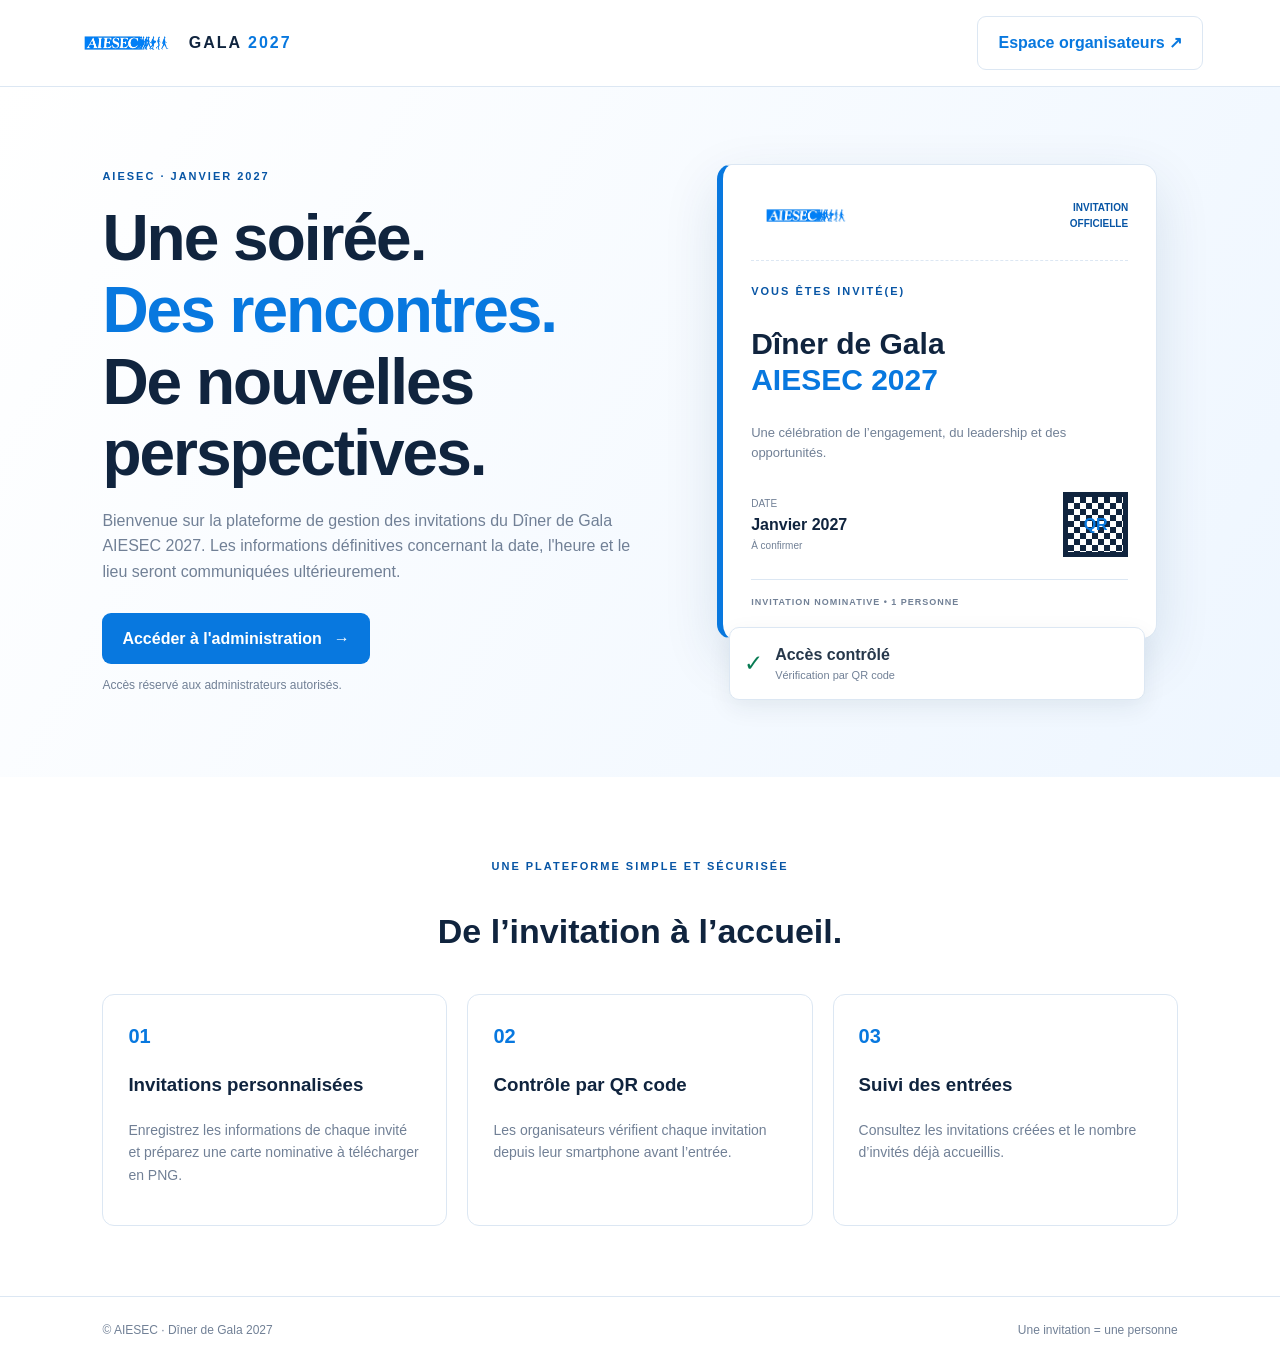
<file: index.html>
<!doctype html>

<html lang="fr">

<head>
    <meta charset="utf-8">
    <meta name="viewport" content="width=device-width, initial-scale=1">
    <link rel="icon" type="image/png" href="assets/favicon.png">
    <meta name="description" content="Plateforme officielle de gestion des invitations du Dîner de Gala AIESEC 2027.">


  <title>Dîner de Gala AIESEC 2027</title>

  <link rel="stylesheet" href="css/style.css">

</head>

<body>

<header class="site-header">

<a class="brand" href="index.html">
    <img src="assets/logo-aiesec.png" alt="Logo AIESEC">
    <span>GALA <b>2027</b></span>
</a>

<!-- Accès réservé aux organisateurs -->
<a class="button button-outline" href="connexion.html">
    Espace organisateurs ↗
</a>

</header>

<main>

<section class="hero">

    <div class="hero-copy">

        <p class="eyebrow">
            <span class="dot"></span> AIESEC · JANVIER 2027
        </p>

        <h1>
            Une soirée.<br>
            <span>Des rencontres.</span><br>
            De nouvelles perspectives.
        </h1>

        <p class="intro">
            Bienvenue sur la plateforme de gestion des invitations du Dîner de Gala AIESEC 2027.
            Les informations définitives concernant la date, l'heure et le lieu seront communiquées ultérieurement.
        </p>

        <!-- Accès réservé à l'administration -->
        <a class="button" href="gestion-organisateurs.html">
            Accéder à l'administration <span>→</span>
        </a>

        <p class="microcopy">
            Accès réservé aux administrateurs autorisés.
        </p>

    </div>

    <div class="ticket-wrap">

        <div class="ticket">

            <div class="ticket-top">
                <img src="assets/logo-aiesec.png" alt="AIESEC">
                <span>INVITATION<br>OFFICIELLE</span>
            </div>

            <div class="ticket-rule"></div>

            <p class="eyebrow">VOUS ÊTES INVITÉ(E)</p>

            <h2>
                Dîner de Gala<br>
                <span>AIESEC 2027</span>
            </h2>

            <p class="ticket-description">
                Une célébration de l’engagement, du leadership et des opportunités.
            </p>

            <div class="ticket-info">

                <div>
                    <small>DATE</small>
                    <b>Janvier 2027</b>
                    <small>À confirmer</small>
                </div>

                <div class="qr-placeholder" aria-label="Aperçu décoratif QR">
                    QR
                </div>

            </div>

            <div class="ticket-bottom">
                INVITATION NOMINATIVE <span>•</span> 1 PERSONNE
            </div>

        </div>

        <div class="floating-note">
            <span class="check">✓</span>
            <span>
                <b>Accès contrôlé</b>
                <small>Vérification par QR code</small>
            </span>
        </div>

    </div>

</section>

<section class="features">

    <p class="eyebrow">UNE PLATEFORME SIMPLE ET SÉCURISÉE</p>

    <h2>De l’invitation à l’accueil.</h2>

    <div class="feature-grid">

        <article>
            <span class="feature-number">01</span>
            <h3>Invitations personnalisées</h3>
            <p>
                Enregistrez les informations de chaque invité et préparez une carte nominative à télécharger en PNG.
            </p>
        </article>

        <article>
            <span class="feature-number">02</span>
            <h3>Contrôle par QR code</h3>
            <p>
                Les organisateurs vérifient chaque invitation depuis leur smartphone avant l’entrée.
            </p>
        </article>

        <article>
            <span class="feature-number">03</span>
            <h3>Suivi des entrées</h3>
            <p>
                Consultez les invitations créées et le nombre d’invités déjà accueillis.
            </p>
        </article>

    </div>

</section>

</main>

<footer>
    <span>© AIESEC · Dîner de Gala 2027</span>
    <span>Une invitation = une personne</span>
</footer>

</body>
</html>
</file>
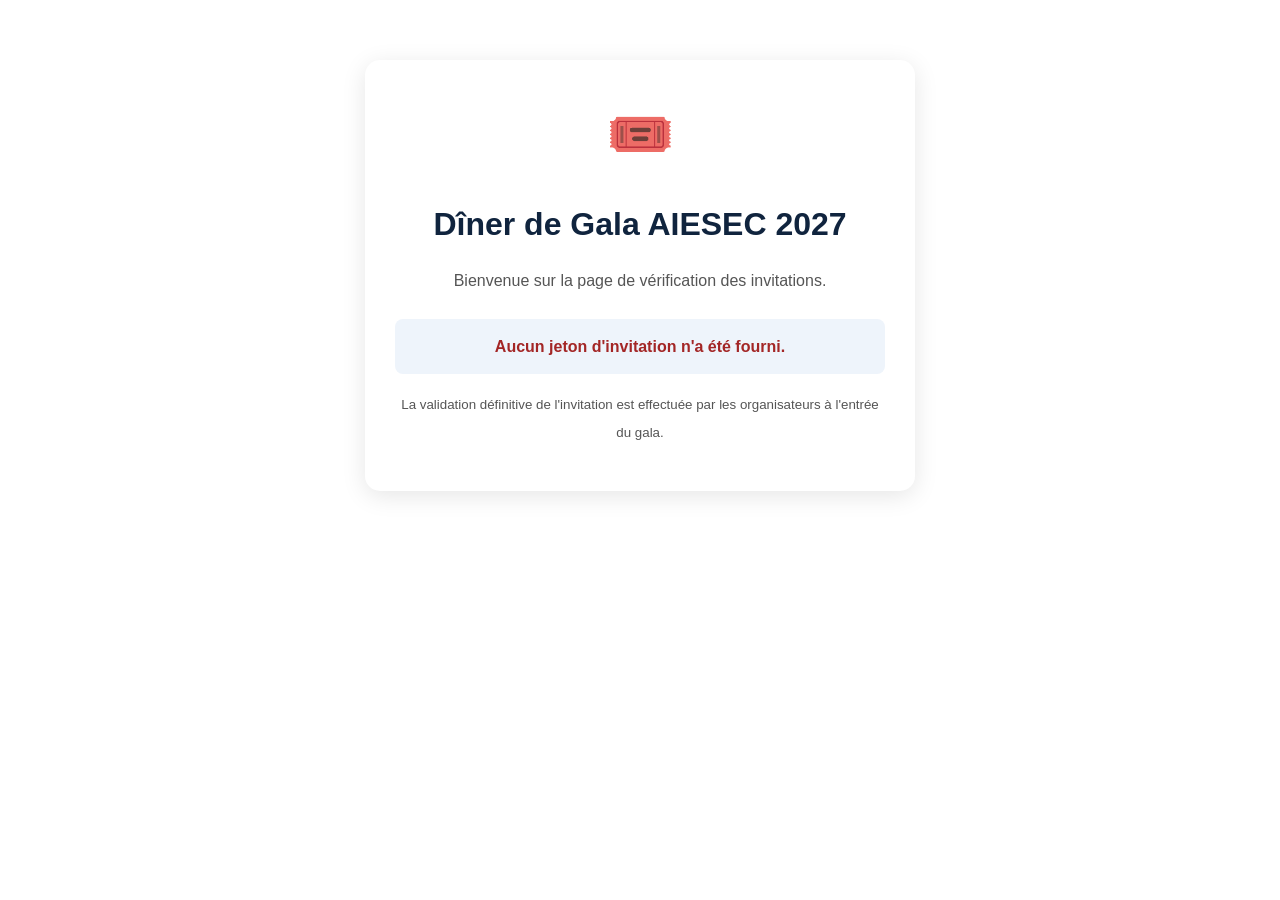
<file: verify.html>
<!DOCTYPE html>
<html lang="fr">
<head>
    <meta charset="UTF-8">
    <meta name="viewport" content="width=device-width, initial-scale=1.0">
    <link rel="icon" type="image/png" href="assets/favicon.png">
    <title>Vérification d'invitation | AIESEC 2027</title>

    <link rel="stylesheet" href="css/style.css">

    <style>
        .verification-container {
            max-width: 550px;
            margin: 60px auto;
            padding: 30px;
            background: #ffffff;
            border-radius: 15px;
            box-shadow: 0 5px 25px rgba(0, 0, 0, 0.1);
            text-align: center;
        }

        .verification-container h1 {
            color: #10243e;
            margin-bottom: 15px;
        }

        .verification-container p {
            color: #555;
            line-height: 1.7;
        }

        .verification-icon {
            font-size: 55px;
            margin-bottom: 15px;
        }

        .verification-notice {
            margin-top: 25px;
            padding: 15px;
            background: #eef4fb;
            border-radius: 8px;
            color: #10243e;
        }

        .verification-warning {
            color: #a32626;
            font-weight: bold;
        }
    </style>
</head>

<body>
    <main class="verification-container">
        <div class="verification-icon">🎟️</div>

        <h1>Dîner de Gala AIESEC 2027</h1>

        <p>
            Bienvenue sur la page de vérification des invitations.
        </p>

        <div id="verification-message" class="verification-notice">
            Vérification du lien en cours...
        </div>

        <p>
            <small>
                La validation définitive de l'invitation est effectuée
                par les organisateurs à l'entrée du gala.
            </small>
        </p>
    </main>

    <script>
        (function () {
            const message = document.getElementById(
                "verification-message"
            );

            const params = new URLSearchParams(
                window.location.search
            );

            const token = params.get("token");

            if (!token) {
                message.textContent =
                    "Aucun jeton d'invitation n'a été fourni.";

                message.classList.add("verification-warning");
                return;
            }

            if (!/^[a-fA-F0-9]{64}$/.test(token)) {
                message.textContent =
                    "Le lien d'invitation est invalide.";

                message.classList.add("verification-warning");
                return;
            }

            message.textContent =
                "Le lien contient un jeton d'invitation valide au format attendu. " +
                "Présentez cette invitation aux organisateurs pour son contrôle.";
        })();
    </script>
</body>
</html>
</file>
<file: css/style.css>
/* =====================================
   AIESEC GALA 2027 — STYLE PRINCIPAL
   ===================================== */

:root {
    --bleu: #0878df;
    --bleu-fonce: #0755a5;
    --bleu-clair: #eef6ff;
    --navy: #10243e;
    --texte: #26374a;
    --gris: #718096;
    --bordure: #dce7f3;
    --blanc: #ffffff;
}

* {
    box-sizing: border-box;
}

body {
    margin: 0;
    color: var(--texte);
    background: var(--blanc);
    font-family: "Segoe UI", Arial, sans-serif;
    line-height: 1.6;
}

a {
    color: inherit;
    text-decoration: none;
}

button,
input {
    font: inherit;
}

/* En-tête */

.site-header {
    min-height: 80px;
    padding: 16px 6%;
    display: flex;
    justify-content: space-between;
    align-items: center;
    gap: 20px;
    border-bottom: 1px solid var(--bordure);
    background: white;
}

.brand {
    display: flex;
    align-items: center;
    gap: 12px;
    font-weight: 800;
    letter-spacing: 2px;
    color: var(--navy);
}

.brand img {
    width: 100px;
    max-height: 48px;
    object-fit: contain;
}

.brand b {
    color: var(--bleu);
}

/* Boutons */

.button {
    display: inline-flex;
    justify-content: center;
    align-items: center;
    gap: 12px;
    padding: 13px 20px;
    border: none;
    border-radius: 9px;
    color: white;
    background: var(--bleu);
    font-weight: 700;
    cursor: pointer;
    transition: background 0.2s, transform 0.2s;
}

.button:hover {
    background: var(--bleu-fonce);
    transform: translateY(-1px);
}

.button-outline {
    color: var(--bleu);
    background: white;
    border: 1px solid var(--bordure);
    box-shadow: none;
}

.button-outline:hover {
    color: white;
}

.button-full {
    width: 100%;
    margin-top: 18px;
}

/* Page d'accueil */

.hero {
    min-height: 570px;
    padding: 70px 8%;
    display: grid;
    grid-template-columns: 1fr 0.9fr;
    align-items: center;
    gap: 60px;
    background: linear-gradient(120deg, #ffffff, #eef6ff);
}

.eyebrow {
    color: var(--bleu-fonce);
    font-size: 11px;
    font-weight: 800;
    letter-spacing: 2px;
}

.hero h1 {
    margin: 18px 0;
    color: var(--navy);
    font-size: clamp(38px, 5vw, 64px);
    line-height: 1.12;
    letter-spacing: -2px;
}

.hero h1 span,
.ticket h2 span {
    color: var(--bleu);
}

.intro {
    max-width: 540px;
    margin-bottom: 28px;
    color: var(--gris);
    font-size: 16px;
}

.microcopy {
    color: var(--gris);
    font-size: 12px;
}

/* Aperçu de la carte */

.ticket-wrap {
    position: relative;
    max-width: 440px;
    width: 100%;
    margin: auto;
}

.ticket {
    padding: 28px;
    border: 1px solid var(--bordure);
    border-left: 6px solid var(--bleu);
    border-radius: 15px;
    background: white;
    box-shadow: 0 20px 55px rgba(15, 55, 100, 0.12);
}

.ticket-top {
    display: flex;
    justify-content: space-between;
    align-items: center;
    gap: 15px;
}

.ticket-top img {
    width: 110px;
    max-height: 45px;
    object-fit: contain;
}

.ticket-top span {
    color: var(--bleu-fonce);
    font-size: 10px;
    font-weight: 800;
    text-align: right;
}

.ticket-rule {
    margin: 22px 0;
    border-top: 1px dashed var(--bordure);
}

.ticket h2 {
    color: var(--navy);
    font-size: 30px;
    line-height: 1.2;
}

.ticket-description {
    color: var(--gris);
    font-size: 13px;
}

.ticket-info {
    display: flex;
    justify-content: space-between;
    align-items: center;
    margin-top: 28px;
}

.ticket-info small,
.ticket-info b {
    display: block;
}

.ticket-info small {
    color: var(--gris);
    font-size: 10px;
}

.ticket-info b {
    color: var(--navy);
}

.qr-placeholder {
    width: 65px;
    height: 65px;
    display: grid;
    place-items: center;
    border: 5px solid var(--navy);
    color: var(--bleu);
    font-weight: 800;
    background: repeating-conic-gradient(
        white 0% 25%,
        #10243e 0% 50%
    ) 0 0 / 12px 12px;
}

.ticket-bottom {
    margin-top: 22px;
    padding-top: 15px;
    border-top: 1px solid var(--bordure);
    color: var(--gris);
    font-size: 9px;
    font-weight: 800;
    letter-spacing: 1px;
}

.floating-note {
    display: flex;
    align-items: center;
    gap: 12px;
    margin: -12px 12px 0;
    padding: 14px;
    position: relative;
    border: 1px solid var(--bordure);
    border-radius: 10px;
    background: white;
    box-shadow: 0 8px 25px #10243e12;
}

.check {
    color: #087b53;
    font-size: 23px;
}

.floating-note b,
.floating-note small {
    display: block;
}

.floating-note small {
    color: var(--gris);
    font-size: 11px;
}

/* Fonctionnalités */

.features {
    padding: 70px 8%;
}

.features > .eyebrow,
.features > h2 {
    text-align: center;
}

.features h2 {
    color: var(--navy);
    font-size: 34px;
}

.feature-grid {
    display: grid;
    grid-template-columns: repeat(3, 1fr);
    gap: 20px;
    margin-top: 35px;
}

.feature-grid article {
    padding: 25px;
    border: 1px solid var(--bordure);
    border-radius: 12px;
    background: white;
}

.feature-number {
    color: var(--bleu);
    font-size: 20px;
    font-weight: 800;
}

.feature-grid h3 {
    color: var(--navy);
}

.feature-grid p {
    color: var(--gris);
    font-size: 14px;
}

footer {
    display: flex;
    justify-content: space-between;
    gap: 15px;
    padding: 24px 8%;
    border-top: 1px solid var(--bordure);
    color: var(--gris);
    font-size: 12px;
}

/* Connexion */

.auth-page {
    min-height: 100vh;
    padding: 25px;
    background: #f1f6fc;
}

.back-link {
    display: inline-block;
    margin-bottom: 20px;
    color: var(--gris);
}

.auth-layout {
    display: grid;
    grid-template-columns: 1fr 1fr;
    max-width: 1000px;
    min-height: 570px;
    margin: auto;
    overflow: hidden;
    border-radius: 18px;
    background: white;
    box-shadow: 0 20px 60px #10243e15;
}

.auth-art {
    display: flex;
    flex-direction: column;
    justify-content: space-between;
    padding: 38px;
    color: white;
    background: linear-gradient(145deg, #0878df, #073b79);
}

.brand-light,
.brand-light span,
.brand-light b {
    color: white;
}

.auth-art .eyebrow {
    color: #c5e4ff;
}

.auth-art h1 {
    font-size: 42px;
    line-height: 1.15;
}

.auth-art p:not(.eyebrow) {
    color: #e0efff;
}

.auth-panel {
    align-self: center;
    padding: 45px;
}

.auth-panel h2 {
    margin: 0;
    color: var(--navy);
    font-size: 34px;
}

.muted {
    color: var(--gris);
    font-size: 14px;
}

#login-form label {
    display: block;
    margin: 18px 0 7px;
    color: var(--texte);
    font-size: 13px;
    font-weight: 700;
}

#login-form input {
    width: 100%;
    min-height: 47px;
    padding: 12px;
    border: 1px solid #d3dfed;
    border-radius: 8px;
    outline: none;
    background: #fbfdff;
}

#login-form input:focus {
    border-color: var(--bleu);
    box-shadow: 0 0 0 3px #0878df20;
}

.form-message {
    min-height: 22px;
    color: #b42318;
    font-size: 12px;
}

.security-note {
    padding: 13px;
    border-radius: 8px;
    color: var(--gris);
    background: var(--bleu-clair);
    font-size: 11px;
}

/* Tableau de bord */

.dashboard-page {
    min-height: 100vh;
    background: #f5f8fc;
}

.sidebar {
    position: fixed;
    inset: 0 auto 0 0;
    display: flex;
    flex-direction: column;
    width: 245px;
    padding: 25px 16px;
    border-right: 1px solid var(--bordure);
    background: white;
}

.sidebar .brand {
    margin-bottom: 25px;
}

.sidebar .brand img {
    width: 85px;
}

.sidebar-label {
    padding-left: 12px;
    color: #91a0b0;
    font-size: 10px;
    font-weight: 800;
    letter-spacing: 1px;
}

.side-link {
    display: block;
    width: 100%;
    margin: 4px 0;
    padding: 12px;
    border: none;
    border-radius: 8px;
    color: #53677d;
    background: transparent;
    text-align: left;
    font-size: 13px;
    cursor: pointer;
}

.side-link:hover,
.side-link.active {
    color: var(--bleu-fonce);
    background: var(--bleu-clair);
}

.side-link.active {
    font-weight: 800;
}

.side-link small {
    float: right;
    color: var(--gris);
}

.sidebar-bottom {
    margin-top: auto;
}

.dash-content {
    max-width: 1450px;
    margin-left: 245px;
    padding: 45px;
}

.dash-content h1 {
    margin: 0;
    color: var(--navy);
    font-size: 35px;
}

.notice {
    margin: 25px 0;
    padding: 14px 18px;
    border: 1px solid #cfe4fb;
    border-radius: 9px;
    color: #285b8d;
    background: #edf7ff;
    font-size: 13px;
}

.stats-grid {
    display: grid;
    grid-template-columns: repeat(3, minmax(0, 1fr));
    gap: 18px;
}

@media (max-width: 1000px) {
    .stats-grid {
        grid-template-columns: repeat(2, minmax(0, 1fr));
    }
}

@media (max-width: 600px) {
    .stats-grid {
        grid-template-columns: 1fr;
    }
}

.stat-card {
    padding: 23px;
    border: 1px solid var(--bordure);
    border-radius: 12px;
    background: white;
}

.stat-card span,
.stat-card small {
    display: block;
    color: var(--gris);
    font-size: 12px;
}

.stat-card strong {
    display: block;
    margin: 10px 0;
    color: var(--navy);
    font-size: 34px;
}

.content-card {
    margin-top: 25px;
    padding: 25px;
    border: 1px solid var(--bordure);
    border-radius: 12px;
    background: white;
}

.card-heading {
    display: flex;
    justify-content: space-between;
    gap: 15px;
}

.card-heading h2 {
    margin: 0;
    color: var(--navy);
    font-size: 22px;
}

.status-pill {
    align-self: start;
    padding: 5px 10px;
    border-radius: 20px;
    color: var(--bleu-fonce);
    background: var(--bleu-clair);
    font-size: 11px;
    font-weight: 800;
}

.steps {
    padding: 0;
    list-style: none;
}

.steps li {
    display: flex;
    gap: 15px;
    padding: 17px 0;
    border-top: 1px solid #edf1f6;
}

.steps li > span {
    display: grid;
    flex: 0 0 34px;
    width: 34px;
    height: 34px;
    place-items: center;
    border-radius: 8px;
    color: var(--bleu-fonce);
    background: var(--bleu-clair);
    font-weight: 800;
}

.steps b {
    color: var(--navy);
    font-size: 13px;
}

.steps p {
    margin: 3px 0;
    color: var(--gris);
    font-size: 12px;
}

/* Adaptation aux téléphones et tablettes */

@media (max-width: 850px) {
    .hero {
        grid-template-columns: 1fr;
        padding: 45px 6%;
    }

    .ticket-wrap {
        margin-top: 15px;
    }

    .feature-grid {
        grid-template-columns: 1fr;
    }

    .auth-layout {
        grid-template-columns: 1fr;
    }

    .auth-art {
        min-height: 300px;
    }

    .sidebar {
        position: static;
        width: 100%;
        border-right: none;
        border-bottom: 1px solid var(--bordure);
    }

    .sidebar-bottom {
        margin-top: 10px;
    }

    .dash-content {
        margin-left: 0;
        padding: 25px 20px;
    }
}

@media (max-width: 550px) {
    .site-header {
        padding: 12px 15px;
    }

    .brand img {
        width: 70px;
    }

    .site-header .button {
        padding: 10px;
        font-size: 11px;
    }

    .hero h1 {
        font-size: 39px;
    }

    .ticket {
        padding: 20px;
    }

    .ticket h2 {
        font-size: 25px;
    }

    .features {
        padding: 45px 20px;
    }

    .features h2 {
        font-size: 28px;
    }

    .auth-page {
        padding: 12px;
    }

    .auth-panel {
        padding: 25px 20px;
    }

    .auth-art {
        padding: 25px;
    }

    .auth-art h1 {
        font-size: 32px;
    }

    .stats-grid {
        grid-template-columns: 1fr;
    }

    .dash-content {
        padding: 25px 15px;
    }

    footer {
        flex-direction: column;
        padding: 20px;
    }
}
/* Fenêtre modale */
.modal-overlay {
    position: fixed;
    inset: 0;
    background: rgba(10, 25, 47, 0.55);
    display: flex;
    justify-content: center;
    align-items: center;
    padding: 20px;
    z-index: 1000;
}

.modal-overlay[hidden] {
    display: none;
}

.modal-content {
    background: #ffffff;
    width: 100%;
    max-width: 650px;
    border-radius: 14px;
    overflow: hidden;
    box-shadow: 0 15px 45px rgba(0, 0, 0, 0.2);
    animation: modalAppear 0.2s ease-out;
}

.modal-header {
    display: flex;
    justify-content: space-between;
    align-items: center;
    padding: 22px 25px;
    background: #f4f8ff;
    border-bottom: 1px solid #e5eaf2;
}

.modal-subtitle {
    color: #0876c9;
    font-size: 12px;
    font-weight: 700;
    letter-spacing: 1px;
}

.modal-header h2 {
    color: #17365d;
    margin: 5px 0 0;
    font-size: 21px;
}

.close-modal {
    background: transparent;
    border: none;
    font-size: 28px;
    color: #64748b;
    cursor: pointer;
}

.modal-body {
    padding: 25px;
}

.invitation-number {
    background: #edf5ff;
    padding: 15px;
    border-radius: 9px;
    margin-bottom: 25px;
}

.invitation-number span,
.detail-item span {
    display: block;
    color: #64748b;
    font-size: 13px;
    margin-bottom: 6px;
}

.invitation-number strong {
    color: #0876c9;
    font-size: 19px;
}

.modal-body h3 {
    color: #17365d;
    margin-bottom: 18px;
}

.details-grid {
    display: grid;
    grid-template-columns: repeat(2, 1fr);
    gap: 20px;
}

.detail-item {
    padding-bottom: 12px;
    border-bottom: 1px solid #edf0f4;
}

.detail-item strong {
    color: #263445;
    font-size: 14px;
    overflow-wrap: anywhere;
}

.modal-footer {
    display: flex;
    justify-content: flex-end;
    padding: 18px 25px;
    background: #f8fafc;
    border-top: 1px solid #e5eaf2;
}

.modal-footer button {
    background: #0876c9;
    color: white;
    border: none;
    border-radius: 7px;
    padding: 10px 25px;
    cursor: pointer;
}

.modal-footer button:hover {
    background: #075fa2;
}

@keyframes modalAppear {
    from {
        opacity: 0;
        transform: translateY(10px);
    }
    to {
        opacity: 1;
        transform: translateY(0);
    }
}

@media (max-width: 550px) {
    .details-grid {
        grid-template-columns: 1fr;
    }

    .modal-header,
    .modal-body {
        padding: 18px;
    }
}
.revoke-button {
    background-color: #dc3545;
    color: white;
    border: none;
    padding: 8px 12px;
    margin-left: 6px;
    border-radius: 5px;
    cursor: pointer;
    font-size: 13px;
}

.revoke-button:hover {
    background-color: #b02a37;
}

.revoke-button:disabled {
    opacity: 0.6;
    cursor: not-allowed;
}
/* Fenêtre de confirmation de révocation */
.revoke-modal-content {
    max-width: 420px;
    text-align: center;
    padding: 30px;
}

.revoke-icon {
    width: 55px;
    height: 55px;
    margin: 0 auto 18px;
    border-radius: 50%;
    background: #fff0f0;
    color: #dc3545;
    font-size: 32px;
    font-weight: bold;
    display: flex;
    align-items: center;
    justify-content: center;
}

.revoke-modal-content h2 {
    color: #003b71;
    margin-bottom: 15px;
}

.revoke-modal-content p {
    color: #555;
    line-height: 1.6;
}

.revoke-warning {
    font-size: 13px;
    color: #dc3545 !important;
    margin-top: 12px;
}

.modal-actions {
    display: flex;
    justify-content: center;
    gap: 12px;
    margin-top: 25px;
}

.cancel-button,
.confirm-revoke-button {
    padding: 11px 18px;
    border: none;
    border-radius: 6px;
    cursor: pointer;
    font-weight: 600;
}

.cancel-button {
    background: #e9ecef;
    color: #333;
}

.confirm-revoke-button {
    background: #dc3545;
    color: white;
}

.confirm-revoke-button:hover {
    background: #b02a37;
}

.confirm-revoke-button:disabled {
    opacity: 0.6;
    cursor: not-allowed;
}
/* Tableau de bord : statistiques */

.stats-grid {
    display: grid;
    grid-template-columns: repeat(4, minmax(0, 1fr));
    gap: 18px;
    margin-top: 28px;
}

.stat-card {
    padding: 22px;
    border-radius: 12px;
    background: #ffffff;
    border: 1px solid #e8edf3;
    box-shadow: 0 4px 15px rgba(0, 0, 0, 0.04);
    display: flex;
    flex-direction: column;
    gap: 10px;
}

.stat-card span {
    color: #64748b;
    font-size: 14px;
}

.stat-card strong {
    color: #003b71;
    font-size: 32px;
    font-weight: 700;
}

.stat-card small {
    color: #8492a6;
    font-size: 12px;
}

/* Graphique */

.chart-card {
    margin-top: 30px;
}

.chart-container {
    position: relative;
    width: 100%;
    max-width: 420px;
    height: 320px;
    margin: 25px auto 10px;
}

.chart-message {
    text-align: center;
    font-size: 13px;
    margin-top: 15px;
}

/* Adaptation aux tablettes */

@media (max-width: 1000px) {
    .stats-grid {
        grid-template-columns: repeat(2, minmax(0, 1fr));
    }
}

/* Adaptation aux téléphones */

@media (max-width: 600px) {
    .stats-grid {
        grid-template-columns: 1fr;
    }

    .stat-card strong {
        font-size: 28px;
    }

    .chart-container {
        height: 280px;
    }
}
/* Barre d'outils des invitations */

.invitation-toolbar {
    display: flex;
    align-items: end;
    flex-wrap: wrap;
    gap: 12px;
    margin: 25px 0;
}

.search-group {
    display: flex;
    flex-direction: column;
    gap: 7px;
    flex: 1;
    min-width: 200px;
}

.search-group label {
    font-size: 13px;
    font-weight: 600;
    color: #334155;
}

.export-button,
.print-button {
    border: none;
    padding: 11px 15px;
    border-radius: 6px;
    font-weight: 600;
    cursor: pointer;
}

.export-button {
    background: #198754;
    color: white;
}

.export-button:hover {
    background: #146c43;
}

.print-button {
    background: #003b71;
    color: white;
}

.print-button:hover {
    background: #002b52;
}

@media (max-width: 650px) {
    .invitation-toolbar {
        align-items: stretch;
        flex-direction: column;
    }

    .invitation-toolbar > * {
        width: 100%;
    }
}

/* =========================================
   JOURNAL DES ACTIVITÉS - AIESEC GALA 2027
   ========================================= */

.activity-notice.success {
    color: #087b53;
    background: #e9f8f0;
    border-color: #b8e6ce;
}

.activity-notice.error {
    color: #b42318;
    background: #fff0f0;
    border-color: #f5c2c2;
}

.activities-table-wrapper {
    overflow-x: auto;
    border: 1px solid var(--bordure);
    border-radius: 10px;
}

.activities-table {
    width: 100%;
    min-width: 1100px;
    border-collapse: collapse;
}

.activities-table thead {
    background: #f2f7fd;
}

.activities-table th {
    padding: 16px 13px;
    color: #52677e;
    font-size: 11px;
    text-transform: uppercase;
    letter-spacing: .5px;
    white-space: nowrap;
}

.activities-table td {
    padding: 16px 13px;
    border-top: 1px solid #edf1f6;
    font-size: 12px;
    vertical-align: middle;
}

.activities-table tbody tr {
    transition: background .2s;
}

.activities-table tbody tr:hover {
    background: #f7faff;
}

.activity-date strong {
    color: var(--navy);
    font-size: 12px;
    white-space: nowrap;
}

.invitation-reference {
    display: inline-block;
    padding: 6px 9px;
    border-radius: 6px;
    color: #0755a5;
    background: #eef6ff;
    font-weight: 800;
    white-space: nowrap;
}

.activity-person,
.activity-organizer {
    display: flex;
    flex-direction: column;
    gap: 4px;
}

.activity-person strong {
    color: var(--navy);
}

.activity-person small {
    color: var(--gris);
    font-size: 11px;
}

.activity-organizer {
    flex-direction: row;
    align-items: center;
    gap: 7px;
    min-width: 150px;
}

.organizer-icon {
    display: grid;
    width: 27px;
    height: 27px;
    flex-shrink: 0;
    place-items: center;
    border-radius: 50%;
    color: #0755a5;
    background: #eef6ff;
    font-size: 15px;
}

.operation-label {
    color: #344b63;
    font-weight: 700;
}

.activity-badge {
    display: inline-flex;
    align-items: center;
    gap: 5px;
    padding: 6px 10px;
    border-radius: 20px;
    font-size: 11px;
    font-weight: 800;
    white-space: nowrap;
}

.activity-success {
    color: #087b53;
    background: #e5f7ee;
}

.activity-danger {
    color: #b42318;
    background: #fff0f0;
}

.activity-warning {
    color: #996000;
    background: #fff5dc;
}

.activity-revoked {
    color: #6941a5;
    background: #f1eafe;
}

.activity-neutral {
    color: #52677e;
    background: #edf1f5;
}

.activity-note {
    max-width: 220px;
    color: var(--gris);
    overflow-wrap: anywhere;
}

.empty-activities {
    padding: 45px 15px !important;
    text-align: center;
}

.empty-activities span,
.empty-activities strong,
.empty-activities small {
    display: block;
}

.empty-activities span {
    color: var(--bleu);
    font-size: 30px;
}

.empty-activities strong {
    margin-top: 8px;
    color: var(--navy);
    font-size: 15px;
}

.empty-activities small {
    margin-top: 5px;
    color: var(--gris);
}

@media (max-width: 650px) {
    .content-card {
        padding: 16px;
    }

    .activities-table {
        min-width: 1100px;
    }
}
/* =====================================
   BARRE LATÉRALE PLIABLE
===================================== */

.admin-sidebar {
    width: 260px;
    min-height: 100vh;
    position: fixed;
    top: 0;
    left: 0;
    z-index: 1000;
    transition: width 0.3s ease, transform 0.3s ease;
}

.admin-sidebar.collapsed {
    width: 80px;
}

.admin-sidebar .sidebar-text {
    transition: opacity 0.2s ease;
    white-space: nowrap;
}

.admin-sidebar.collapsed .sidebar-text {
    display: none;
}

.admin-sidebar.collapsed .brand {
    justify-content: center;
}

.admin-sidebar.collapsed .side-link {
    justify-content: center;
    padding-left: 0;
    padding-right: 0;
}

.admin-main {
    margin-left: 260px;
    transition: margin-left 0.3s ease;
}

.admin-main.expanded {
    margin-left: 80px;
}

.sidebar-toggle {
    border: none;
    background: transparent;
    cursor: pointer;
    font-size: 22px;
    padding: 10px;
}

/* Affichage mobile */

@media (max-width: 768px) {
    .admin-sidebar {
        transform: translateX(-100%);
        width: 260px;
    }

    .admin-sidebar.mobile-open {
        transform: translateX(0);
    }

    .admin-main,
    .admin-main.expanded {
        margin-left: 0;
    }
}
/* Bouton d'ouverture du menu mobile */

.mobile-menu-button {
    display: none;
    border: none;
    background: transparent;
    font-size: 24px;
    cursor: pointer;
    padding: 8px;
}

/* Fond sombre derrière le menu mobile */

@media (max-width: 768px) {

    .mobile-menu-button {
        display: block;
    }

    .admin-header {
        display: flex;
        align-items: center;
        gap: 15px;
    }

    .admin-sidebar.mobile-open {
        box-shadow: 5px 0 20px rgba(0, 0, 0, 0.15);
    }
}
/* =====================================
   GESTION DES ORGANISATEURS
===================================== */

.admin-content {
    padding: 25px;
}

.organizer-stats {
    display: grid;
    grid-template-columns: repeat(3, 1fr);
    gap: 20px;
    margin-bottom: 25px;
}

.organizer-stat-card,
.organizer-panel {
    background: #fff;
    border-radius: 12px;
    padding: 22px;
    box-shadow: 0 3px 15px rgba(0, 0, 0, 0.05);
}

.organizer-stat-card {
    display: flex;
    align-items: center;
    gap: 18px;
}

.stat-icon {
    font-size: 30px;
}

.organizer-stat-card p {
    margin: 0 0 8px;
    color: #777;
}

.organizer-stat-card h2 {
    margin: 0;
    color: #0878D1;
}

.organizer-panel {
    margin-bottom: 25px;
}

.panel-heading {
    display: flex;
    justify-content: space-between;
    align-items: center;
    gap: 15px;
    margin-bottom: 22px;
}

.panel-heading h2 {
    margin: 0 0 6px;
}

.panel-heading p {
    margin: 0;
    color: #777;
}

#organizer-form {
    display: grid;
    grid-template-columns: 1fr 1fr auto;
    align-items: end;
    gap: 18px;
}

.form-group {
    display: flex;
    flex-direction: column;
    gap: 8px;
}

.form-group label {
    font-weight: 600;
}

.form-group input,
.organizer-filters input,
.organizer-filters select {
    width: 100%;
    padding: 12px;
    border: 1px solid #ddd;
    border-radius: 7px;
    outline: none;
}

.form-group input:focus,
.organizer-filters input:focus,
.organizer-filters select:focus {
    border-color: #0878D1;
}

#organizer-form button,
#refresh-organizers {
    padding: 12px 18px;
    border: none;
    border-radius: 7px;
    background: #0878D1;
    color: white;
    cursor: pointer;
}

.organizer-filters {
    display: flex;
    gap: 15px;
    margin-bottom: 20px;
}

.organizer-filters input {
    flex: 1;
}

.organizer-filters select {
    max-width: 220px;
}

.organizer-table-container {
    width: 100%;
    overflow-x: auto;
}

.organizer-table {
    width: 100%;
    border-collapse: collapse;
    min-width: 700px;
}

.organizer-table th,
.organizer-table td {
    padding: 14px;
    text-align: left;
    border-bottom: 1px solid #eee;
}

.organizer-table th {
    background: #f7f9fc;
}

@media (max-width: 900px) {
    .organizer-stats {
        grid-template-columns: 1fr;
    }

    #organizer-form {
        grid-template-columns: 1fr;
    }
}

@media (max-width: 600px) {
    .admin-content {
        padding: 15px;
    }

    .organizer-filters {
        flex-direction: column;
    }

    .organizer-filters select {
        max-width: none;
    }
}
/* Badges de statut des organisateurs */

.organizer-badge {
    display: inline-block;
    padding: 6px 12px;
    border-radius: 20px;
    font-size: 12px;
    font-weight: 600;
}

.organizer-badge.active {
    background: #e2f8eb;
    color: #168344;
}

.organizer-badge.suspended {
    background: #fde8e8;
    color: #c62828;
}

.organizer-view-button,
.organizer-edit-button {
    padding: 7px 12px;
    border: none;
    border-radius: 5px;
    background: #0878D1;
    color: white;
    cursor: pointer;
}
#add-organizer-button:disabled {
    opacity: 0.6;
    cursor: not-allowed;
}

#organizer-form-message {
    grid-column: 1 / -1;
    font-size: 14px;
    font-weight: 600;
    margin: 5px 0 0;
}
/* Bouton d'activation du compte */
#password-button {
    display: block;
    width: 100%;
    padding: 14px 20px;
    margin-top: 20px;
    border: none;
    border-radius: 8px;
    background: #0878D1;
    color: #FFFFFF;
    font-size: 16px;
    font-weight: 600;
    cursor: pointer;
    transition: background 0.3s ease, transform 0.2s ease;
}

#password-button:hover {
    background: #0564B2;
    transform: translateY(-1px);
}

#password-button:disabled {
    background: #8ABCE0;
    cursor: not-allowed;
    transform: none;
}

/* =========================================
   MODALES PERSONNALISÉES - ORGANISATEURS
========================================= */

.custom-modal-overlay {
    display: none;
    position: fixed;
    inset: 0;
    z-index: 9999;
    background: rgba(15, 23, 42, 0.60);
    backdrop-filter: blur(3px);
    align-items: center;
    justify-content: center;
    padding: 20px;
}

.custom-modal-overlay.active {
    display: flex;
}

.custom-modal {
    position: relative;
    width: 100%;
    max-width: 460px;
    padding: 32px;
    background: #ffffff;
    border-radius: 16px;
    box-shadow: 0 20px 60px rgba(0, 0, 0, 0.20);
    text-align: center;
    animation: modalAppear 0.25s ease;
}

@keyframes modalAppear {
    from {
        opacity: 0;
        transform: translateY(15px) scale(0.97);
    }
    to {
        opacity: 1;
        transform: translateY(0) scale(1);
    }
}

.modal-icon {
    width: 58px;
    height: 58px;
    margin: 0 auto 18px;
    display: flex;
    align-items: center;
    justify-content: center;
    background: #e8f3fc;
    color: #0878D1;
    border-radius: 50%;
    font-size: 27px;
}

.custom-modal h2 {
    margin: 0 0 12px;
    color: #172b4d;
    font-size: 21px;
}

.custom-modal > p {
    color: #64748b;
    line-height: 1.6;
    margin-bottom: 25px;
}

.modal-actions {
    display: flex;
    justify-content: center;
    gap: 12px;
    margin-top: 25px;
    flex-wrap: wrap;
}

.modal-btn {
    min-height: 44px;
    padding: 11px 20px;
    border: none;
    border-radius: 8px;
    font-size: 14px;
    font-weight: 600;
    cursor: pointer;
    transition: 0.2s ease;
}

.modal-cancel {
    background: #edf0f4;
    color: #475569;
}

.modal-cancel:hover {
    background: #dfe4eb;
}

.modal-primary {
    background: #0878D1;
    color: #ffffff;
}

.modal-primary:hover {
    background: #0564B2;
}

.modal-btn:disabled {
    opacity: 0.6;
    cursor: not-allowed;
}

.modal-close {
    position: absolute;
    top: 12px;
    right: 16px;
    border: none;
    background: transparent;
    color: #64748b;
    font-size: 27px;
    cursor: pointer;
}

.organizer-details {
    margin-top: 22px;
    padding: 16px;
    background: #f8fafc;
    border-radius: 10px;
    text-align: left;
}

.organizer-details p {
    margin: 12px 0;
    color: #475569;
    line-height: 1.5;
    overflow-wrap: anywhere;
}

.organizer-details strong {
    color: #172b4d;
}

@media (max-width: 480px) {
    .custom-modal {
        padding: 25px 20px;
    }

    .modal-actions {
        flex-direction: column-reverse;
    }

    .modal-btn {
        width: 100%;
    }
}
/* Actions des organisateurs */

.organizer-actions {
    display: flex;
    align-items: center;
    gap: 8px;
    flex-wrap: wrap;
}

.organizer-toggle-button {
    border: none;
    padding: 8px 12px;
    border-radius: 6px;
    font-size: 12px;
    font-weight: 600;
    cursor: pointer;
    transition: 0.2s ease;
}

.suspend-button {
    background: #fee2e2;
    color: #b91c1c;
}

.suspend-button:hover {
    background: #fecaca;
}

.reactivate-button {
    background: #dcfce7;
    color: #15803d;
}

.reactivate-button:hover {
    background: #bbf7d0;
}

.organizer-toggle-button:disabled {
    opacity: 0.6;
    cursor: not-allowed;
}
/* =====================================
   BOUTONS DE LA FENÊTRE DE MODIFICATION
===================================== */

.modal-actions {
    display: flex;
    justify-content: flex-end;
    gap: 12px;
    margin-top: 25px;
}

.modal-cancel-button,
.modal-confirm-button {
    padding: 10px 18px;
    border: none;
    border-radius: 6px;
    font-size: 14px;
    font-weight: 600;
    cursor: pointer;
    transition: background 0.2s ease, transform 0.2s ease;
}

/* Bouton ANNULER */
.modal-cancel-button {
    background: #e5e7eb;
    color: #374151;
}

.modal-cancel-button:hover {
    background: #d1d5db;
}

/* Bouton ENREGISTRER */
.modal-confirm-button {
    background: #0878D1;
    color: #ffffff;
}

.modal-confirm-button:hover {
    background: #0665b3;
}

/* Effet au clic */
.modal-cancel-button:active,
.modal-confirm-button:active {
    transform: scale(0.97);
}

/* État désactivé */
.modal-cancel-button:disabled,
.modal-confirm-button:disabled {
    opacity: 0.6;
    cursor: not-allowed;
}
</file>
